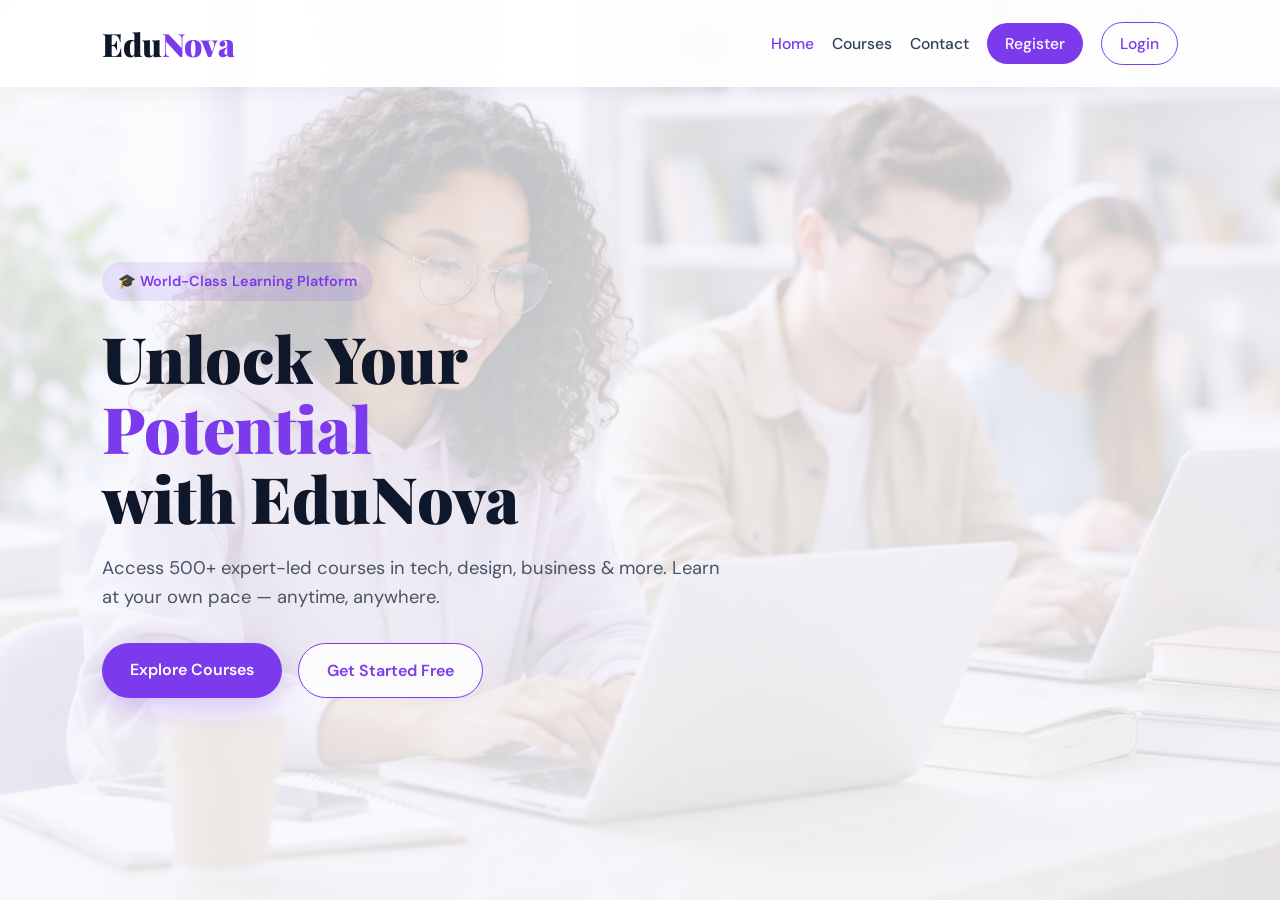
<file: index.html>
<!DOCTYPE html>
<html lang="en">
<head>
  <meta charset="UTF-8" />
  <meta name="viewport" content="width=device-width, initial-scale=1.0"/>
  <title>EduNova — Learn Without Limits</title>
  <link rel="stylesheet" href="styles.css" />
  <link href="https://fonts.googleapis.com/css2?family=Playfair+Display:wght@700;900&family=DM+Sans:wght@300;400;500;600&display=swap" rel="stylesheet"/>
</head>
<body>
  <nav class="navbar">
    <div class="nav-logo">Edu<span>Nova</span></div>

    <ul class="nav-links" id="navLinks">
      <li><a href="index.html" class="active">Home</a></li>
      <li><a href="courses.html">Courses</a></li>
      <li><a href="contact.html">Contact</a></li>
      <li><a href="register.html" class="btn-nav">Register</a></li>
      <li><a href="login.html" class="btn-nav btn-outline">Login</a></li>
    </ul>

    <div class="hamburger" onclick="toggleMenu()">&#9776;</div>
  </nav>

  <!-- HERO SECTION -->
  <section class="hero">
    <div class="hero-overlay"></div>

    <div class="hero-content">
      <p class="hero-tag">🎓 World-Class Learning Platform</p>
      <h1>Unlock Your<br><span class="highlight">Potential</span><br>with EduNova</h1>
      <p class="hero-sub">
        Access 500+ expert-led courses in tech, design, business & more.
        Learn at your own pace — anytime, anywhere.
      </p>

      <div class="hero-cta">
        <a href="courses.html" class="btn-primary">Explore Courses</a>
        <a href="register.html" class="btn-secondary">Get Started Free</a>
      </div>
    </div>
  </section>

  <script>
    function toggleMenu() {
      document.getElementById("navLinks").classList.toggle("open");
    }
  </script>
</body>
</html>
</file>
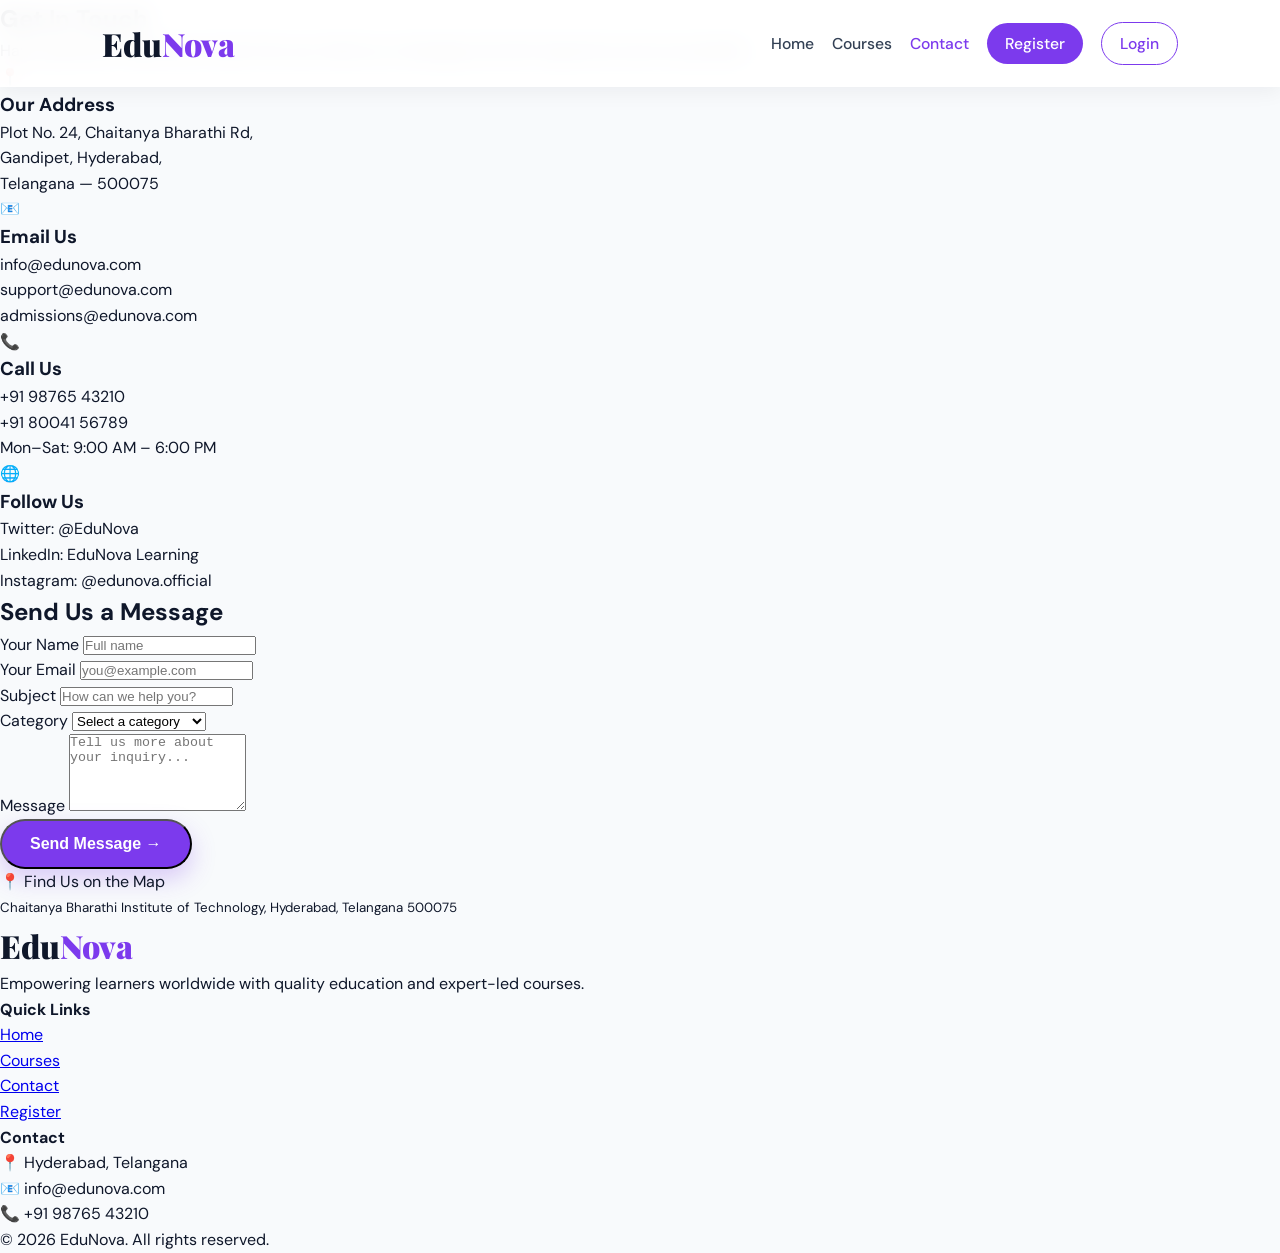
<file: contact.html>
<!DOCTYPE html>
<html lang="en">
<head>
  <meta charset="UTF-8"/>
  <meta name="viewport" content="width=device-width, initial-scale=1.0"/>
  <title>Contact — EduNova</title>
  <link rel="stylesheet" href="styles.css"/>
  <link href="https://fonts.googleapis.com/css2?family=Playfair+Display:wght@700;900&family=DM+Sans:wght@300;400;500;600&display=swap" rel="stylesheet"/>
</head>
<body>

  <nav class="navbar">
    <div class="nav-logo">Edu<span>Nova</span></div>
    <ul class="nav-links">
      <li><a href="index.html">Home</a></li>
      <li><a href="courses.html">Courses</a></li>
      <li><a href="contact.html" class="active">Contact</a></li>
      <li><a href="register.html" class="btn-nav">Register</a></li>
      <li><a href="login.html" class="btn-nav btn-outline">Login</a></li>
    </ul>
    <div class="hamburger" onclick="toggleMenu()">&#9776;</div>
  </nav>

  <section class="page-hero">
    <h1>Get In <span>Touch</span></h1>
    <p>Have questions? We'd love to hear from you. Send us a message and we'll respond as soon as possible.</p>
  </section>

  <section class="contact-section">

    <!-- CONTACT INFO CARDS -->
    <div class="contact-info-grid">
      <div class="contact-info-card">
        <div class="contact-icon">📍</div>
        <h3>Our Address</h3>
        <p>Plot No. 24, Chaitanya Bharathi Rd,<br/>Gandipet, Hyderabad,<br/>Telangana — 500075</p>
      </div>
      <div class="contact-info-card">
        <div class="contact-icon">📧</div>
        <h3>Email Us</h3>
        <p>info@edunova.com</p>
        <p>support@edunova.com</p>
        <p>admissions@edunova.com</p>
      </div>
      <div class="contact-info-card">
        <div class="contact-icon">📞</div>
        <h3>Call Us</h3>
        <p>+91 98765 43210</p>
        <p>+91 80041 56789</p>
        <p>Mon–Sat: 9:00 AM – 6:00 PM</p>
      </div>
      <div class="contact-info-card">
        <div class="contact-icon">🌐</div>
        <h3>Follow Us</h3>
        <p>Twitter: @EduNova</p>
        <p>LinkedIn: EduNova Learning</p>
        <p>Instagram: @edunova.official</p>
      </div>
    </div>

    <!-- CONTACT FORM -->
    <div class="contact-form-wrapper">
      <h2>Send Us a <span>Message</span></h2>

      <div id="contact-success" class="success-banner" style="display:none;">
        ✅ Message sent successfully! We'll get back to you within 24 hours.
      </div>

      <form id="contactForm" novalidate>
        <div class="form-row">
          <div class="form-group">
            <label for="c-name">Your Name</label>
            <input type="text" id="c-name" placeholder="Full name"/>
            <span class="error" id="err-c-name"></span>
          </div>
          <div class="form-group">
            <label for="c-email">Your Email</label>
            <input type="email" id="c-email" placeholder="you@example.com"/>
            <span class="error" id="err-c-email"></span>
          </div>
        </div>

        <div class="form-group">
          <label for="c-subject">Subject</label>
          <input type="text" id="c-subject" placeholder="How can we help you?"/>
          <span class="error" id="err-c-subject"></span>
        </div>

        <div class="form-group">
          <label for="c-category">Category</label>
          <select id="c-category">
            <option value="">Select a category</option>
            <option value="course">Course Inquiry</option>
            <option value="technical">Technical Support</option>
            <option value="billing">Billing & Payments</option>
            <option value="partnership">Partnership</option>
            <option value="other">Other</option>
          </select>
          <span class="error" id="err-c-category"></span>
        </div>

        <div class="form-group">
          <label for="c-message">Message</label>
          <textarea id="c-message" rows="5" placeholder="Tell us more about your inquiry..."></textarea>
          <span class="error" id="err-c-message"></span>
        </div>

        <button type="button" class="btn-primary" onclick="submitContact()">Send Message →</button>
      </form>
    </div>

  </section>

  <!-- MAP PLACEHOLDER -->
  <section class="map-section">
    <div class="map-placeholder">
      <p>📍 Find Us on the Map</p>
      <small>Chaitanya Bharathi Institute of Technology, Hyderabad, Telangana 500075</small>
    </div>
  </section>

  <footer class="footer">
    <div class="footer-grid">
      <div class="footer-brand">
        <div class="nav-logo">Edu<span>Nova</span></div>
        <p>Empowering learners worldwide with quality education and expert-led courses.</p>
      </div>
      <div class="footer-links">
        <h4>Quick Links</h4>
        <ul>
          <li><a href="index.html">Home</a></li>
          <li><a href="courses.html">Courses</a></li>
          <li><a href="contact.html">Contact</a></li>
          <li><a href="register.html">Register</a></li>
        </ul>
      </div>
      <div class="footer-contact">
        <h4>Contact</h4>
        <p>📍 Hyderabad, Telangana</p>
        <p>📧 info@edunova.com</p>
        <p>📞 +91 98765 43210</p>
      </div>
    </div>
    <div class="footer-bottom">
      <p>&copy; 2026 EduNova. All rights reserved.</p>
    </div>
  </footer>

  <script>
    function toggleMenu() {
      document.querySelector('.nav-links').classList.toggle('open');
    }

    function clearContactErrors() {
      document.querySelectorAll('.error').forEach(e => e.textContent = '');
      document.querySelectorAll('input, textarea, select').forEach(i => i.classList.remove('input-error'));
    }

    function setContactError(id, msg, inputId) {
      document.getElementById(id).textContent = msg;
      if (inputId) document.getElementById(inputId).classList.add('input-error');
    }

    function submitContact() {
      clearContactErrors();
      let valid = true;

      const name = document.getElementById('c-name').value.trim();
      const email = document.getElementById('c-email').value.trim();
      const subject = document.getElementById('c-subject').value.trim();
      const category = document.getElementById('c-category').value;
      const message = document.getElementById('c-message').value.trim();

      if (!name || name.length < 2) {
        setContactError('err-c-name', 'Please enter your name.', 'c-name');
        valid = false;
      }

      const emailRegex = /^[^\s@]+@[^\s@]+\.[^\s@]+$/;
      if (!email || !emailRegex.test(email)) {
        setContactError('err-c-email', 'Please enter a valid email.', 'c-email');
        valid = false;
      }

      if (!subject || subject.length < 5) {
        setContactError('err-c-subject', 'Subject must be at least 5 characters.', 'c-subject');
        valid = false;
      }

      if (!category) {
        setContactError('err-c-category', 'Please select a category.', 'c-category');
        valid = false;
      }

      if (!message || message.length < 20) {
        setContactError('err-c-message', 'Message must be at least 20 characters.', 'c-message');
        valid = false;
      }

      if (valid) {
        document.getElementById('contact-success').style.display = 'block';
        document.getElementById('contactForm').reset();
        window.scrollTo({ top: 0, behavior: 'smooth' });
      }
    }
  </script>
</body>
</html>
</file>
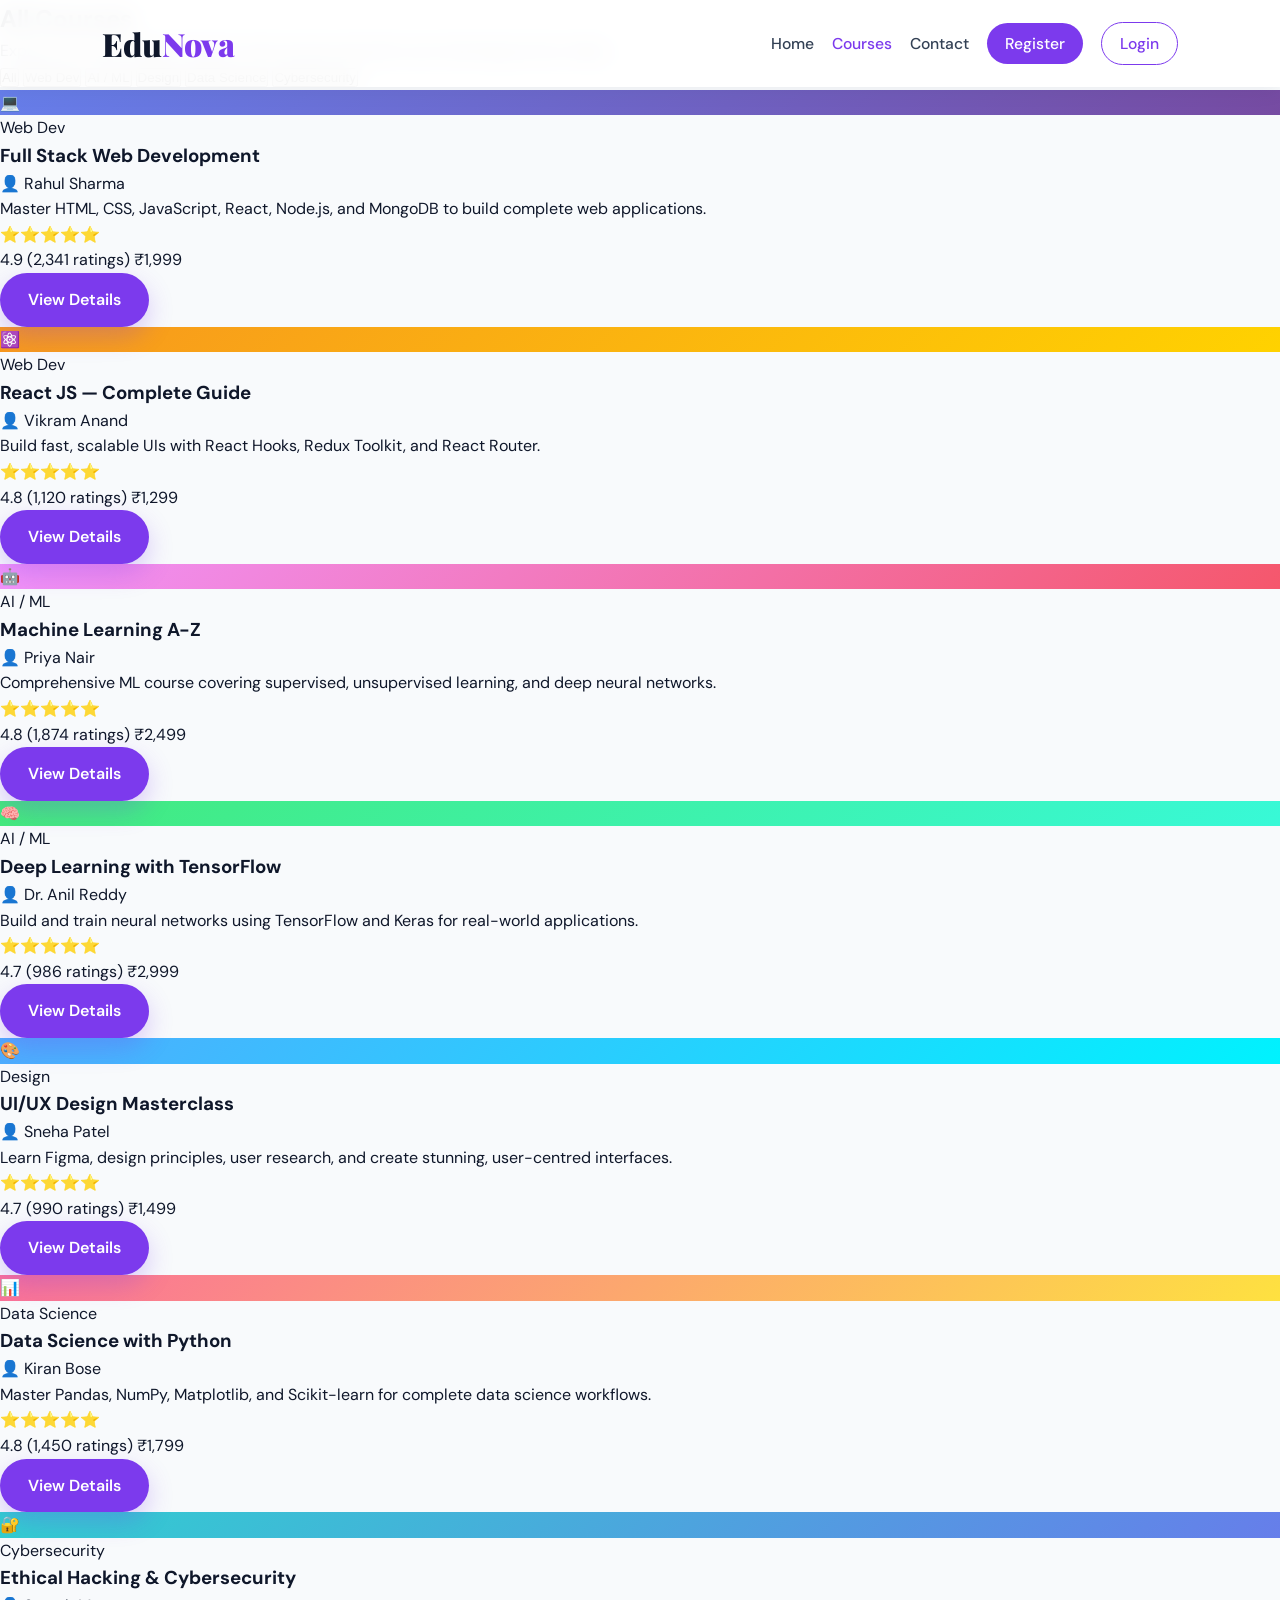
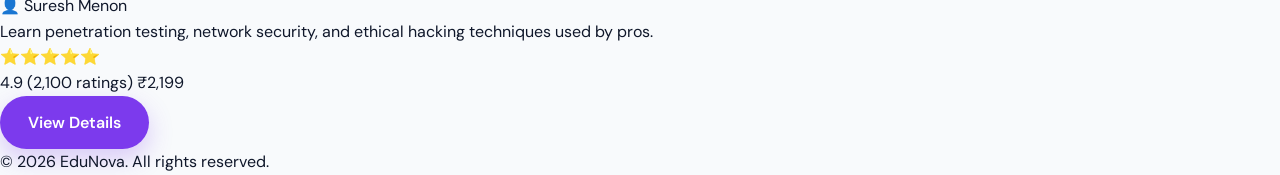
<file: course1.html>
<!DOCTYPE html>
<html lang="en">
<head>
  <meta charset="UTF-8" />
  <meta name="viewport" content="width=device-width, initial-scale=1.0"/>
  <title>Courses — EduNova</title>
  <link rel="stylesheet" href="styles.css" />
  <link href="https://fonts.googleapis.com/css2?family=Playfair+Display:wght@700;900&family=DM+Sans:wght@300;400;500;600&display=swap" rel="stylesheet"/>
</head>
<body>

  <nav class="navbar">
    <div class="nav-logo">Edu<span>Nova</span></div>
    <ul class="nav-links">
      <li><a href="index.html">Home</a></li>
      <li><a href="courses.html" class="active">Courses</a></li>
      <li><a href="contact.html">Contact</a></li>
      <li><a href="register.html" class="btn-nav">Register</a></li>
      <li><a href="login.html" class="btn-nav btn-outline">Login</a></li>
    </ul>
    <div class="hamburger" onclick="toggleMenu()">&#9776;</div>
  </nav>

  <section class="page-hero">
    <h1>All <span>Courses</span></h1>
    <p>Explore our wide range of expert-led courses and start your learning journey today.</p>
  </section>

  <!-- FILTERS -->
  <section class="courses-page">
    <div class="filter-bar">
      <button class="filter-btn active" onclick="filterCourses('all', this)">All</button>
      <button class="filter-btn" onclick="filterCourses('webdev', this)">Web Dev</button>
      <button class="filter-btn" onclick="filterCourses('aiml', this)">AI / ML</button>
      <button class="filter-btn" onclick="filterCourses('design', this)">Design</button>
      <button class="filter-btn" onclick="filterCourses('data', this)">Data Science</button>
      <button class="filter-btn" onclick="filterCourses('cyber', this)">Cybersecurity</button>
    </div>

    <div class="courses-grid" id="coursesGrid">

      <!-- Web Dev -->
      <div class="course-card big" data-cat="webdev">
        <div class="course-thumb" style="background: linear-gradient(135deg,#667eea,#764ba2);">
          <span>💻</span>
        </div>
        <div class="course-info">
          <span class="course-category">Web Dev</span>
          <h3>Full Stack Web Development</h3>
          <p class="instructor">👤 Rahul Sharma</p>
          <p class="course-desc">Master HTML, CSS, JavaScript, React, Node.js, and MongoDB to build complete web applications.</p>
          <div class="stars">⭐⭐⭐⭐⭐</div>
          <div class="course-meta">
            <span class="rating">4.9 (2,341 ratings)</span>
            <span class="price">₹1,999</span>
          </div>
          <a href="course-details.html" class="btn-primary btn-sm">View Details</a>
        </div>
      </div>

      <div class="course-card big" data-cat="webdev">
        <div class="course-thumb" style="background: linear-gradient(135deg,#f7971e,#ffd200);">
          <span>⚛️</span>
        </div>
        <div class="course-info">
          <span class="course-category">Web Dev</span>
          <h3>React JS — Complete Guide</h3>
          <p class="instructor">👤 Vikram Anand</p>
          <p class="course-desc">Build fast, scalable UIs with React Hooks, Redux Toolkit, and React Router.</p>
          <div class="stars">⭐⭐⭐⭐⭐</div>
          <div class="course-meta">
            <span class="rating">4.8 (1,120 ratings)</span>
            <span class="price">₹1,299</span>
          </div>
          <a href="course-details.html" class="btn-primary btn-sm">View Details</a>
        </div>
      </div>

      <!-- AI/ML -->
      <div class="course-card big" data-cat="aiml">
        <div class="course-thumb" style="background: linear-gradient(135deg,#f093fb,#f5576c);">
          <span>🤖</span>
        </div>
        <div class="course-info">
          <span class="course-category">AI / ML</span>
          <h3>Machine Learning A-Z</h3>
          <p class="instructor">👤 Priya Nair</p>
          <p class="course-desc">Comprehensive ML course covering supervised, unsupervised learning, and deep neural networks.</p>
          <div class="stars">⭐⭐⭐⭐⭐</div>
          <div class="course-meta">
            <span class="rating">4.8 (1,874 ratings)</span>
            <span class="price">₹2,499</span>
          </div>
          <a href="course-details.html" class="btn-primary btn-sm">View Details</a>
        </div>
      </div>

      <div class="course-card big" data-cat="aiml">
        <div class="course-thumb" style="background: linear-gradient(135deg,#43e97b,#38f9d7);">
          <span>🧠</span>
        </div>
        <div class="course-info">
          <span class="course-category">AI / ML</span>
          <h3>Deep Learning with TensorFlow</h3>
          <p class="instructor">👤 Dr. Anil Reddy</p>
          <p class="course-desc">Build and train neural networks using TensorFlow and Keras for real-world applications.</p>
          <div class="stars">⭐⭐⭐⭐⭐</div>
          <div class="course-meta">
            <span class="rating">4.7 (986 ratings)</span>
            <span class="price">₹2,999</span>
          </div>
          <a href="course-details.html" class="btn-primary btn-sm">View Details</a>
        </div>
      </div>

      <!-- Design -->
      <div class="course-card big" data-cat="design">
        <div class="course-thumb" style="background: linear-gradient(135deg,#4facfe,#00f2fe);">
          <span>🎨</span>
        </div>
        <div class="course-info">
          <span class="course-category">Design</span>
          <h3>UI/UX Design Masterclass</h3>
          <p class="instructor">👤 Sneha Patel</p>
          <p class="course-desc">Learn Figma, design principles, user research, and create stunning, user-centred interfaces.</p>
          <div class="stars">⭐⭐⭐⭐⭐</div>
          <div class="course-meta">
            <span class="rating">4.7 (990 ratings)</span>
            <span class="price">₹1,499</span>
          </div>
          <a href="course-details.html" class="btn-primary btn-sm">View Details</a>
        </div>
      </div>

      <!-- Data Science -->
      <div class="course-card big" data-cat="data">
        <div class="course-thumb" style="background: linear-gradient(135deg,#fa709a,#fee140);">
          <span>📊</span>
        </div>
        <div class="course-info">
          <span class="course-category">Data Science</span>
          <h3>Data Science with Python</h3>
          <p class="instructor">👤 Kiran Bose</p>
          <p class="course-desc">Master Pandas, NumPy, Matplotlib, and Scikit-learn for complete data science workflows.</p>
          <div class="stars">⭐⭐⭐⭐⭐</div>
          <div class="course-meta">
            <span class="rating">4.8 (1,450 ratings)</span>
            <span class="price">₹1,799</span>
          </div>
          <a href="course-details.html" class="btn-primary btn-sm">View Details</a>
        </div>
      </div>

      <!-- Cyber -->
      <div class="course-card big" data-cat="cyber">
        <div class="course-thumb" style="background: linear-gradient(135deg,#30cfd0,#667eea);">
          <span>🔐</span>
        </div>
        <div class="course-info">
          <span class="course-category">Cybersecurity</span>
          <h3>Ethical Hacking & Cybersecurity</h3>
          <p class="instructor">👤 Suresh Menon</p>
          <p class="course-desc">Learn penetration testing, network security, and ethical hacking techniques used by pros.</p>
          <div class="stars">⭐⭐⭐⭐⭐</div>
          <div class="course-meta">
            <span class="rating">4.9 (2,100 ratings)</span>
            <span class="price">₹2,199</span>
          </div>
          <a href="course-details.html" class="btn-primary btn-sm">View Details</a>
        </div>
      </div>

    </div>
  </section>

  <footer class="footer">
    <div class="footer-bottom">
      <p>&copy; 2026 EduNova. All rights reserved.</p>
    </div>
  </footer>

  <script>
    function toggleMenu() {
      document.querySelector('.nav-links').classList.toggle('open');
    }
    function filterCourses(cat, btn) {
      document.querySelectorAll('.filter-btn').forEach(b => b.classList.remove('active'));
      btn.classList.add('active');
      document.querySelectorAll('.course-card.big').forEach(card => {
        if (cat === 'all' || card.dataset.cat === cat) {
          card.style.display = 'block';
        } else {
          card.style.display = 'none';
        }
      });
    }
  </script>
</body>
</html>
</file>
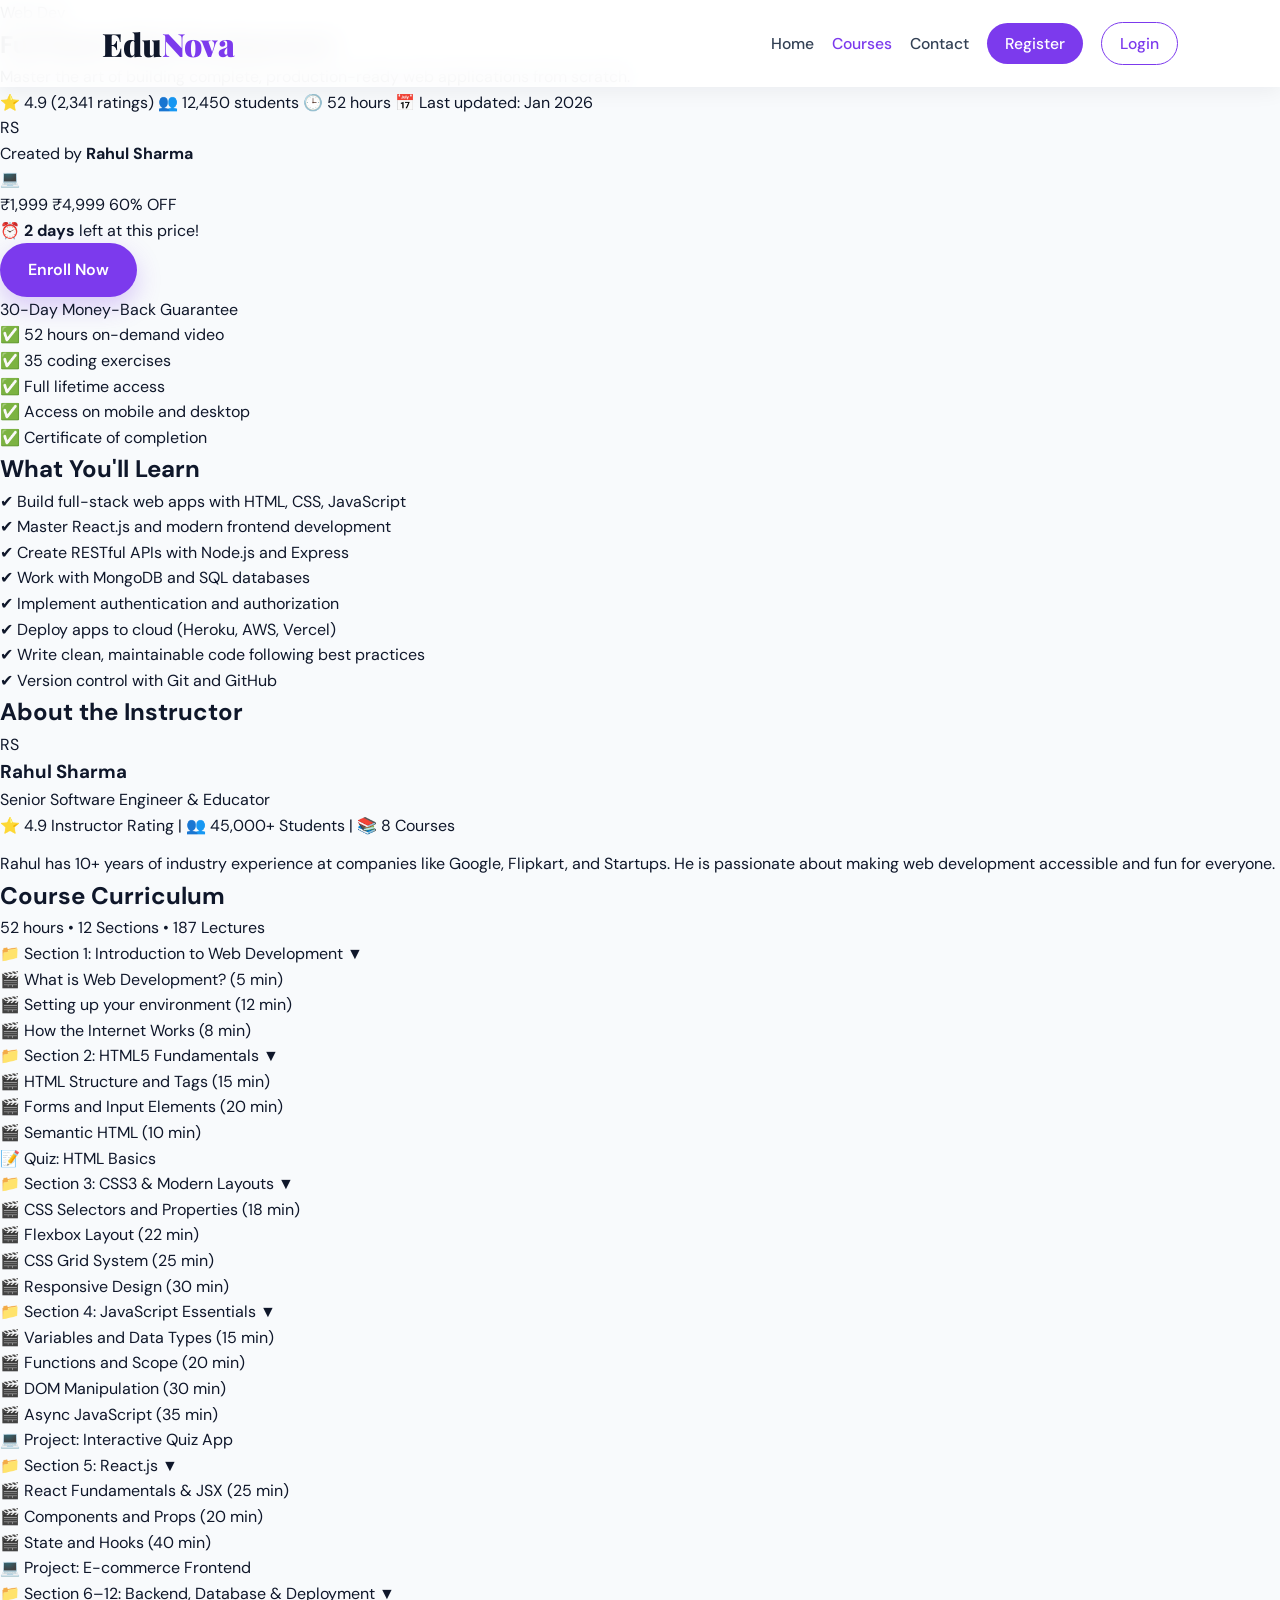
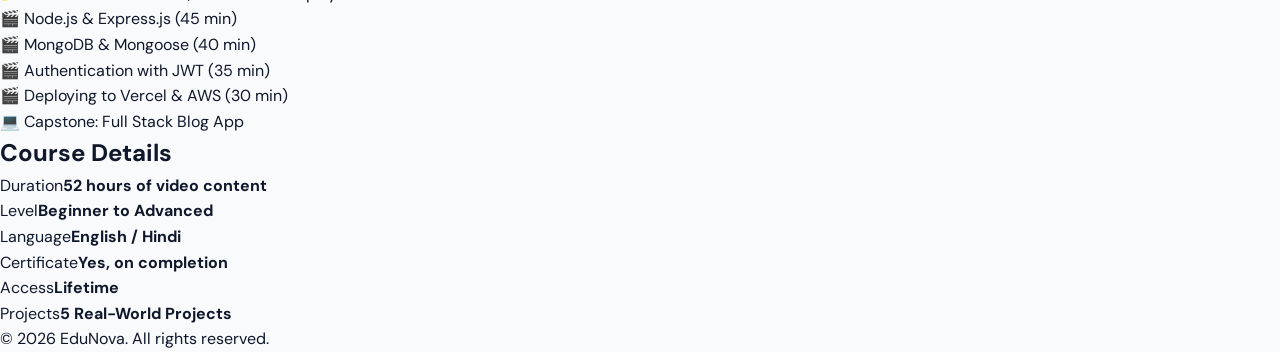
<file: coursedetails.html>
<!DOCTYPE html>
<html lang="en">
<head>
  <meta charset="UTF-8"/>
  <meta name="viewport" content="width=device-width, initial-scale=1.0"/>
  <title>Course Details — EduNova</title>
  <link rel="stylesheet" href="styles.css"/>
  <link href="https://fonts.googleapis.com/css2?family=Playfair+Display:wght@700;900&family=DM+Sans:wght@300;400;500;600&display=swap" rel="stylesheet"/>
</head>
<body>

  <nav class="navbar">
    <div class="nav-logo">Edu<span>Nova</span></div>
    <ul class="nav-links">
      <li><a href="index.html">Home</a></li>
      <li><a href="courses.html" class="active">Courses</a></li>
      <li><a href="contact.html">Contact</a></li>
      <li><a href="register.html" class="btn-nav">Register</a></li>
      <li><a href="login.html" class="btn-nav btn-outline">Login</a></li>
    </ul>
    <div class="hamburger" onclick="toggleMenu()">&#9776;</div>
  </nav>

  <section class="course-detail-hero">
    <div class="detail-hero-content">
      <span class="course-category">Web Dev</span>
      <h1>Full Stack Web Development</h1>
      <p class="course-tagline">Master the art of building complete, production-ready web applications from scratch.</p>
      <div class="detail-meta">
        <span>⭐ 4.9</span>
        <span>(2,341 ratings)</span>
        <span>👥 12,450 students</span>
        <span>🕒 52 hours</span>
        <span>📅 Last updated: Jan 2026</span>
      </div>
      <div class="detail-instructor-tag">
        <div class="avatar-sm">RS</div>
        <span>Created by <strong>Rahul Sharma</strong></span>
      </div>
    </div>
    <div class="enroll-card">
      <div class="course-preview-icon">💻</div>
      <div class="price-block">
        <span class="price-big">₹1,999</span>
        <span class="price-original">₹4,999</span>
        <span class="discount-tag">60% OFF</span>
      </div>
      <p class="offer-timer">⏰ <strong>2 days</strong> left at this price!</p>
      <a href="register.html" class="btn-primary btn-block" onclick="enrollNow()">Enroll Now</a>
      <p class="money-back">30-Day Money-Back Guarantee</p>
      <ul class="course-includes">
        <li>✅ 52 hours on-demand video</li>
        <li>✅ 35 coding exercises</li>
        <li>✅ Full lifetime access</li>
        <li>✅ Access on mobile and desktop</li>
        <li>✅ Certificate of completion</li>
      </ul>
    </div>
  </section>

  <!-- COURSE DESCRIPTION -->
  <section class="course-detail-body">
    <div class="detail-main">

      <div class="detail-section">
        <h2>What You'll Learn</h2>
        <div class="learn-grid">
          <p>✔ Build full-stack web apps with HTML, CSS, JavaScript</p>
          <p>✔ Master React.js and modern frontend development</p>
          <p>✔ Create RESTful APIs with Node.js and Express</p>
          <p>✔ Work with MongoDB and SQL databases</p>
          <p>✔ Implement authentication and authorization</p>
          <p>✔ Deploy apps to cloud (Heroku, AWS, Vercel)</p>
          <p>✔ Write clean, maintainable code following best practices</p>
          <p>✔ Version control with Git and GitHub</p>
        </div>
      </div>

      <div class="detail-section">
        <h2>About the Instructor</h2>
        <div class="instructor-profile">
          <div class="avatar-lg">RS</div>
          <div>
            <h3>Rahul Sharma</h3>
            <p class="instructor-title">Senior Software Engineer & Educator</p>
            <p>⭐ 4.9 Instructor Rating | 👥 45,000+ Students | 📚 8 Courses</p>
            <p style="margin-top:0.8rem;">Rahul has 10+ years of industry experience at companies like Google, Flipkart, and Startups. He is passionate about making web development accessible and fun for everyone.</p>
          </div>
        </div>
      </div>

      <div class="detail-section">
        <h2>Course Curriculum</h2>
        <p class="curriculum-summary">52 hours • 12 Sections • 187 Lectures</p>
        <div class="curriculum">
          <div class="curriculum-item" onclick="toggleCurriculum(this)">
            <div class="curr-header">
              <span>📁 Section 1: Introduction to Web Development</span>
              <span class="curr-toggle">▼</span>
            </div>
            <ul class="curr-content">
              <li>🎬 What is Web Development? (5 min)</li>
              <li>🎬 Setting up your environment (12 min)</li>
              <li>🎬 How the Internet Works (8 min)</li>
            </ul>
          </div>
          <div class="curriculum-item" onclick="toggleCurriculum(this)">
            <div class="curr-header">
              <span>📁 Section 2: HTML5 Fundamentals</span>
              <span class="curr-toggle">▼</span>
            </div>
            <ul class="curr-content">
              <li>🎬 HTML Structure and Tags (15 min)</li>
              <li>🎬 Forms and Input Elements (20 min)</li>
              <li>🎬 Semantic HTML (10 min)</li>
              <li>📝 Quiz: HTML Basics</li>
            </ul>
          </div>
          <div class="curriculum-item" onclick="toggleCurriculum(this)">
            <div class="curr-header">
              <span>📁 Section 3: CSS3 & Modern Layouts</span>
              <span class="curr-toggle">▼</span>
            </div>
            <ul class="curr-content">
              <li>🎬 CSS Selectors and Properties (18 min)</li>
              <li>🎬 Flexbox Layout (22 min)</li>
              <li>🎬 CSS Grid System (25 min)</li>
              <li>🎬 Responsive Design (30 min)</li>
            </ul>
          </div>
          <div class="curriculum-item" onclick="toggleCurriculum(this)">
            <div class="curr-header">
              <span>📁 Section 4: JavaScript Essentials</span>
              <span class="curr-toggle">▼</span>
            </div>
            <ul class="curr-content">
              <li>🎬 Variables and Data Types (15 min)</li>
              <li>🎬 Functions and Scope (20 min)</li>
              <li>🎬 DOM Manipulation (30 min)</li>
              <li>🎬 Async JavaScript (35 min)</li>
              <li>💻 Project: Interactive Quiz App</li>
            </ul>
          </div>
          <div class="curriculum-item" onclick="toggleCurriculum(this)">
            <div class="curr-header">
              <span>📁 Section 5: React.js</span>
              <span class="curr-toggle">▼</span>
            </div>
            <ul class="curr-content">
              <li>🎬 React Fundamentals & JSX (25 min)</li>
              <li>🎬 Components and Props (20 min)</li>
              <li>🎬 State and Hooks (40 min)</li>
              <li>💻 Project: E-commerce Frontend</li>
            </ul>
          </div>
          <div class="curriculum-item" onclick="toggleCurriculum(this)">
            <div class="curr-header">
              <span>📁 Section 6–12: Backend, Database & Deployment</span>
              <span class="curr-toggle">▼</span>
            </div>
            <ul class="curr-content">
              <li>🎬 Node.js & Express.js (45 min)</li>
              <li>🎬 MongoDB & Mongoose (40 min)</li>
              <li>🎬 Authentication with JWT (35 min)</li>
              <li>🎬 Deploying to Vercel & AWS (30 min)</li>
              <li>💻 Capstone: Full Stack Blog App</li>
            </ul>
          </div>
        </div>
      </div>

      <div class="detail-section">
        <h2>Course Details</h2>
        <div class="details-table">
          <div class="detail-row"><span>Duration</span><strong>52 hours of video content</strong></div>
          <div class="detail-row"><span>Level</span><strong>Beginner to Advanced</strong></div>
          <div class="detail-row"><span>Language</span><strong>English / Hindi</strong></div>
          <div class="detail-row"><span>Certificate</span><strong>Yes, on completion</strong></div>
          <div class="detail-row"><span>Access</span><strong>Lifetime</strong></div>
          <div class="detail-row"><span>Projects</span><strong>5 Real-World Projects</strong></div>
        </div>
      </div>

    </div>
  </section>

  <footer class="footer">
    <div class="footer-bottom">
      <p>&copy; 2026 EduNova. All rights reserved.</p>
    </div>
  </footer>

  <script>
    function toggleMenu() {
      document.querySelector('.nav-links').classList.toggle('open');
    }
    function enrollNow() {
      alert('Redirecting to registration...');
    }
    function toggleCurriculum(el) {
      el.classList.toggle('open');
    }
  </script>
</body>
</html>
</file>
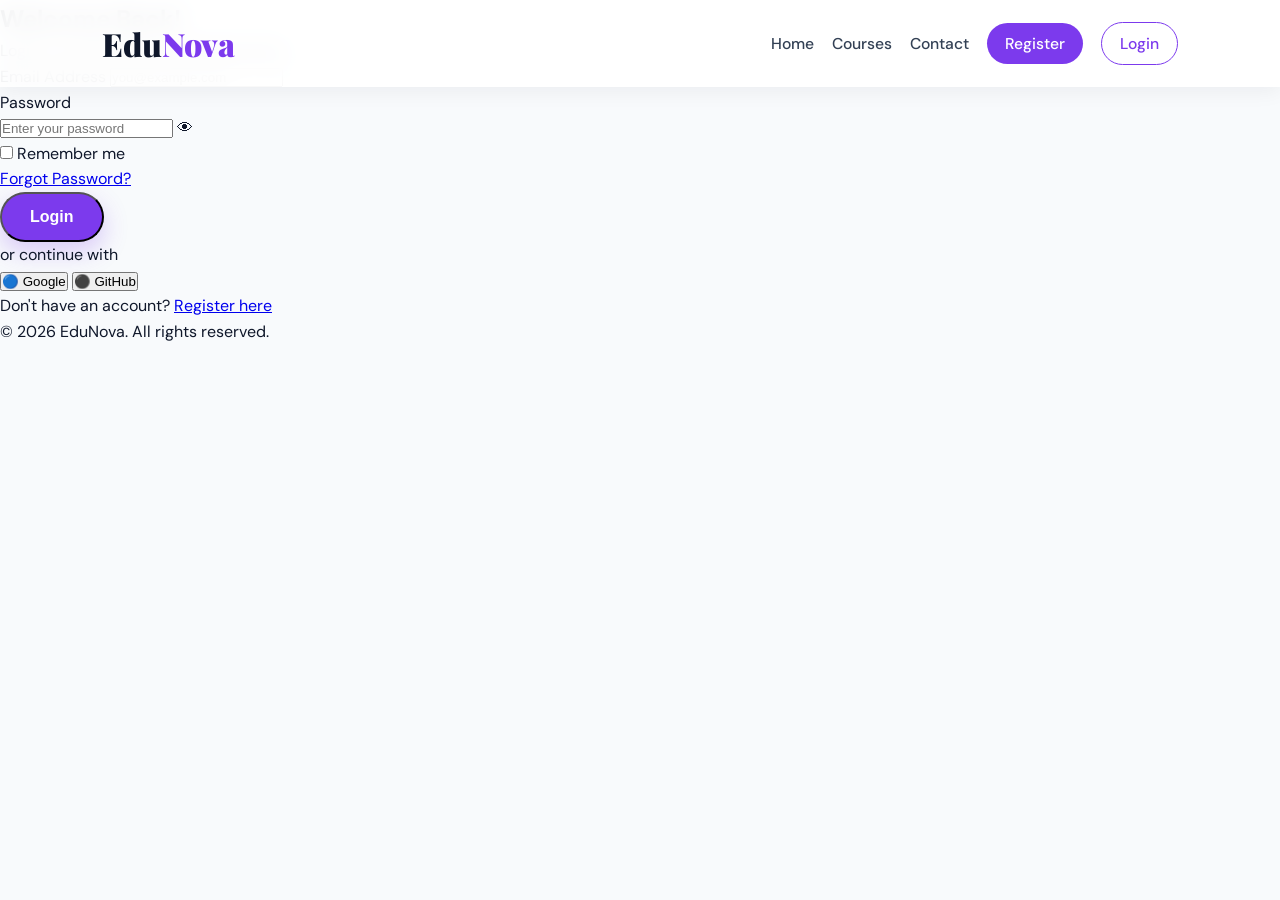
<file: login.html>
<!DOCTYPE html>
<html lang="en">
<head>
  <meta charset="UTF-8"/>
  <meta name="viewport" content="width=device-width, initial-scale=1.0"/>
  <title>Login — EduNova</title>
  <link rel="stylesheet" href="styles.css"/>
  <link href="https://fonts.googleapis.com/css2?family=Playfair+Display:wght@700;900&family=DM+Sans:wght@300;400;500;600&display=swap" rel="stylesheet"/>
</head>
<body>

  <nav class="navbar">
    <div class="nav-logo">Edu<span>Nova</span></div>
    <ul class="nav-links">
      <li><a href="index.html">Home</a></li>
      <li><a href="courses.html">Courses</a></li>
      <li><a href="contact.html">Contact</a></li>
      <li><a href="register.html" class="btn-nav">Register</a></li>
      <li><a href="login.html" class="btn-nav btn-outline active">Login</a></li>
    </ul>
    <div class="hamburger" onclick="toggleMenu()">&#9776;</div>
  </nav>

  <section class="auth-section">
    <div class="auth-card">
      <div class="auth-header">
        <h2>Welcome Back!</h2>
        <p>Login to continue your learning journey.</p>
      </div>

      <div id="loginSuccessMsg" class="success-banner" style="display:none;">
        ✅ Login successful! Redirecting to your dashboard...
      </div>
      <div id="loginErrorMsg" class="error-banner" style="display:none;">
        ❌ Invalid email or password. Please try again.
      </div>

      <form id="loginForm" novalidate>
        <div class="form-group">
          <label for="login-email">Email Address</label>
          <input type="email" id="login-email" placeholder="you@example.com"/>
          <span class="error" id="err-login-email"></span>
        </div>

        <div class="form-group">
          <label for="login-pass">Password</label>
          <div class="input-eye">
            <input type="password" id="login-pass" placeholder="Enter your password"/>
            <span class="eye-toggle" onclick="togglePass('login-pass', this)">👁</span>
          </div>
          <span class="error" id="err-login-pass"></span>
        </div>

        <div class="form-group checkbox-group remember-row">
          <div>
            <input type="checkbox" id="remember-me"/>
            <label for="remember-me">Remember me</label>
          </div>
          <a href="#" class="forgot-link">Forgot Password?</a>
        </div>

        <button type="button" class="btn-primary btn-block" onclick="validateLogin()">Login</button>
      </form>

      <div class="divider"><span>or continue with</span></div>
      <div class="social-btns">
        <button class="social-btn" onclick="alert('Google login not implemented in static demo.')">🔵 Google</button>
        <button class="social-btn" onclick="alert('GitHub login not implemented in static demo.')">⚫ GitHub</button>
      </div>

      <p class="auth-switch">Don't have an account? <a href="register.html">Register here</a></p>
    </div>
  </section>

  <footer class="footer">
    <div class="footer-bottom">
      <p>&copy; 2026 EduNova. All rights reserved.</p>
    </div>
  </footer>

  <script>
    function toggleMenu() {
      document.querySelector('.nav-links').classList.toggle('open');
    }

    function togglePass(id, icon) {
      const input = document.getElementById(id);
      input.type = input.type === 'password' ? 'text' : 'password';
      icon.textContent = input.type === 'password' ? '👁' : '🙈';
    }

    function clearErrors() {
      document.querySelectorAll('.error').forEach(e => e.textContent = '');
      document.querySelectorAll('input').forEach(i => i.classList.remove('input-error'));
      document.getElementById('loginErrorMsg').style.display = 'none';
      document.getElementById('loginSuccessMsg').style.display = 'none';
    }

    function setError(id, msg, inputId) {
      document.getElementById(id).textContent = msg;
      if (inputId) document.getElementById(inputId).classList.add('input-error');
    }

    function validateLogin() {
      clearErrors();
      let valid = true;

      const email = document.getElementById('login-email').value.trim();
      const pass = document.getElementById('login-pass').value;

      const emailRegex = /^[^\s@]+@[^\s@]+\.[^\s@]+$/;
      if (!email || !emailRegex.test(email)) {
        setError('err-login-email', 'Please enter a valid email address.', 'login-email');
        valid = false;
      }

      if (!pass || pass.length < 6) {
        setError('err-login-pass', 'Password must be at least 6 characters.', 'login-pass');
        valid = false;
      }

      if (valid) {
        // Demo: Accept any valid format credentials
        document.getElementById('loginSuccessMsg').style.display = 'block';
        document.getElementById('loginForm').reset();
        setTimeout(() => {
          window.location.href = 'index.html';
        }, 2000);
      }
    }
  </script>
</body>
</html>
</file>
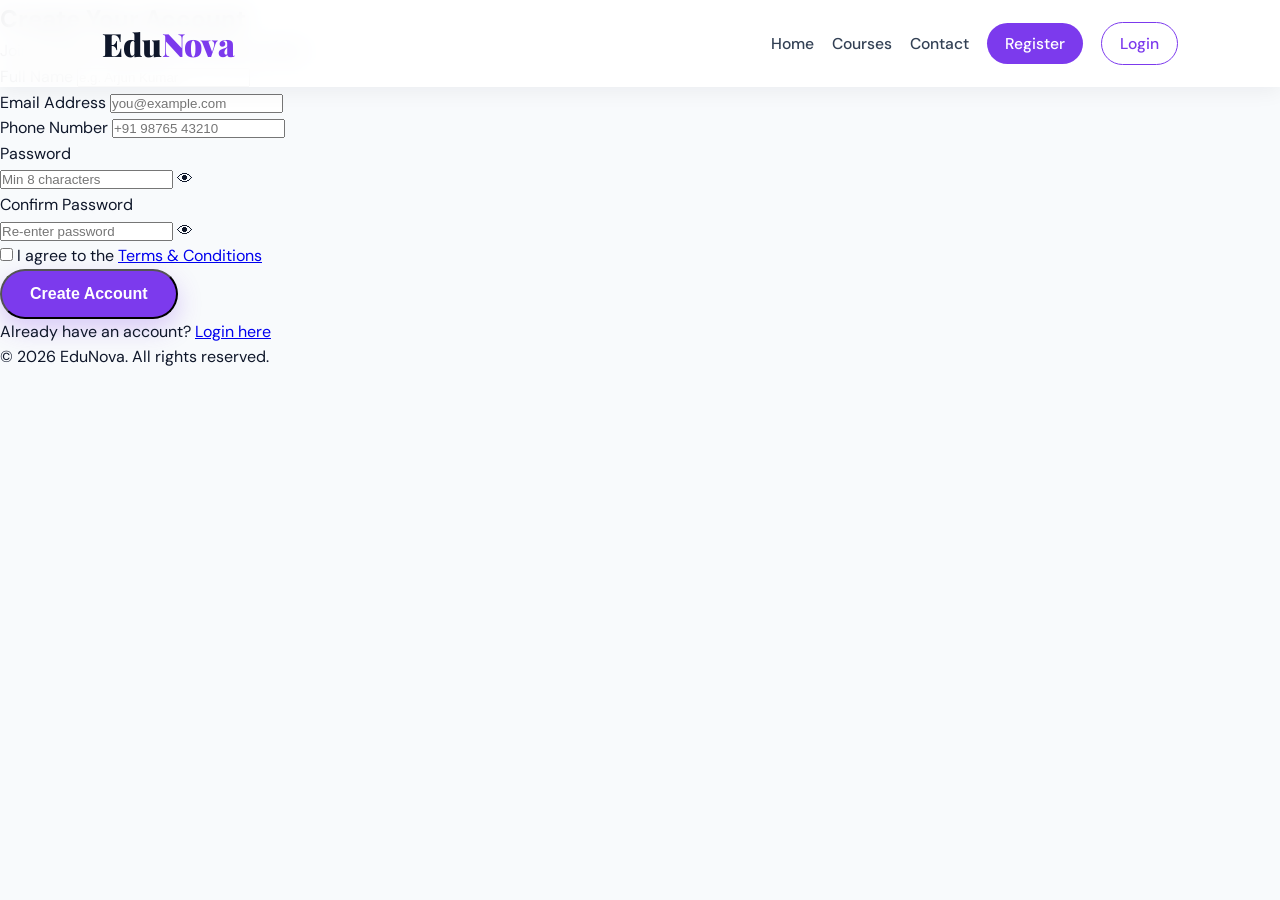
<file: register.html>
<!DOCTYPE html>
<html lang="en">
<head>
  <meta charset="UTF-8"/>
  <meta name="viewport" content="width=device-width, initial-scale=1.0"/>
  <title>Register — EduNova</title>
  <link rel="stylesheet" href="styles.css"/>
  <link href="https://fonts.googleapis.com/css2?family=Playfair+Display:wght@700;900&family=DM+Sans:wght@300;400;500;600&display=swap" rel="stylesheet"/>
</head>
<body>

  <nav class="navbar">
    <div class="nav-logo">Edu<span>Nova</span></div>
    <ul class="nav-links">
      <li><a href="index.html">Home</a></li>
      <li><a href="courses.html">Courses</a></li>
      <li><a href="contact.html">Contact</a></li>
      <li><a href="register.html" class="btn-nav active">Register</a></li>
      <li><a href="login.html" class="btn-nav btn-outline">Login</a></li>
    </ul>
    <div class="hamburger" onclick="toggleMenu()">&#9776;</div>
  </nav>

  <section class="auth-section">
    <div class="auth-card">
      <div class="auth-header">
        <h2>Create Your Account</h2>
        <p>Join 50,000+ learners on EduNova today!</p>
      </div>

      <div id="successMsg" class="success-banner" style="display:none;">
        ✅ Registration successful! Welcome to EduNova!
      </div>

      <form id="registerForm" novalidate>
        <div class="form-group">
          <label for="reg-name">Full Name</label>
          <input type="text" id="reg-name" placeholder="e.g. Arjun Kumar" />
          <span class="error" id="err-name"></span>
        </div>

        <div class="form-group">
          <label for="reg-email">Email Address</label>
          <input type="email" id="reg-email" placeholder="you@example.com" />
          <span class="error" id="err-email"></span>
        </div>

        <div class="form-group">
          <label for="reg-phone">Phone Number</label>
          <input type="tel" id="reg-phone" placeholder="+91 98765 43210" />
          <span class="error" id="err-phone"></span>
        </div>

        <div class="form-group">
          <label for="reg-pass">Password</label>
          <div class="input-eye">
            <input type="password" id="reg-pass" placeholder="Min 8 characters" />
            <span class="eye-toggle" onclick="togglePass('reg-pass', this)">👁</span>
          </div>
          <div class="password-strength" id="strength-bar">
            <div class="strength-fill" id="strength-fill"></div>
          </div>
          <small id="strength-label"></small>
          <span class="error" id="err-pass"></span>
        </div>

        <div class="form-group">
          <label for="reg-confirm">Confirm Password</label>
          <div class="input-eye">
            <input type="password" id="reg-confirm" placeholder="Re-enter password" />
            <span class="eye-toggle" onclick="togglePass('reg-confirm', this)">👁</span>
          </div>
          <span class="error" id="err-confirm"></span>
        </div>

        <div class="form-group checkbox-group">
          <input type="checkbox" id="reg-terms" />
          <label for="reg-terms">I agree to the <a href="#">Terms & Conditions</a></label>
          <span class="error" id="err-terms"></span>
        </div>

        <button type="button" class="btn-primary btn-block" onclick="validateRegister()">Create Account</button>
      </form>

      <p class="auth-switch">Already have an account? <a href="login.html">Login here</a></p>
    </div>
  </section>

  <footer class="footer">
    <div class="footer-bottom">
      <p>&copy; 2026 EduNova. All rights reserved.</p>
    </div>
  </footer>

  <script>
    function toggleMenu() {
      document.querySelector('.nav-links').classList.toggle('open');
    }

    function togglePass(id, icon) {
      const input = document.getElementById(id);
      if (input.type === 'password') {
        input.type = 'text';
        icon.textContent = '🙈';
      } else {
        input.type = 'password';
        icon.textContent = '👁';
      }
    }

    document.getElementById('reg-pass').addEventListener('input', function () {
      const val = this.value;
      const fill = document.getElementById('strength-fill');
      const label = document.getElementById('strength-label');
      let strength = 0;
      if (val.length >= 8) strength++;
      if (/[A-Z]/.test(val)) strength++;
      if (/[0-9]/.test(val)) strength++;
      if (/[^A-Za-z0-9]/.test(val)) strength++;

      const levels = ['', 'Weak', 'Fair', 'Good', 'Strong'];
      const colors = ['', '#e74c3c', '#f39c12', '#3498db', '#2ecc71'];
      fill.style.width = (strength * 25) + '%';
      fill.style.background = colors[strength];
      label.textContent = strength > 0 ? levels[strength] : '';
    });

    function clearErrors() {
      document.querySelectorAll('.error').forEach(e => e.textContent = '');
      document.querySelectorAll('input').forEach(i => i.classList.remove('input-error'));
    }

    function setError(id, msg, inputId) {
      document.getElementById(id).textContent = msg;
      if (inputId) document.getElementById(inputId).classList.add('input-error');
    }

    function validateRegister() {
      clearErrors();
      let valid = true;

      const name = document.getElementById('reg-name').value.trim();
      const email = document.getElementById('reg-email').value.trim();
      const phone = document.getElementById('reg-phone').value.trim();
      const pass = document.getElementById('reg-pass').value;
      const confirm = document.getElementById('reg-confirm').value;
      const terms = document.getElementById('reg-terms').checked;

      if (!name || name.length < 3) {
        setError('err-name', 'Full name must be at least 3 characters.', 'reg-name');
        valid = false;
      }

      const emailRegex = /^[^\s@]+@[^\s@]+\.[^\s@]+$/;
      if (!email || !emailRegex.test(email)) {
        setError('err-email', 'Please enter a valid email address.', 'reg-email');
        valid = false;
      }

      const phoneRegex = /^[+]?[\d\s\-]{10,15}$/;
      if (!phone || !phoneRegex.test(phone)) {
        setError('err-phone', 'Please enter a valid phone number (10–15 digits).', 'reg-phone');
        valid = false;
      }

      if (!pass || pass.length < 8) {
        setError('err-pass', 'Password must be at least 8 characters.', 'reg-pass');
        valid = false;
      } else if (!/[A-Z]/.test(pass)) {
        setError('err-pass', 'Password must contain at least one uppercase letter.', 'reg-pass');
        valid = false;
      } else if (!/[0-9]/.test(pass)) {
        setError('err-pass', 'Password must contain at least one number.', 'reg-pass');
        valid = false;
      }

      if (pass !== confirm) {
        setError('err-confirm', 'Passwords do not match.', 'reg-confirm');
        valid = false;
      }

      if (!terms) {
        setError('err-terms', 'You must accept the Terms & Conditions.', null);
        valid = false;
      }

      if (valid) {
        document.getElementById('successMsg').style.display = 'block';
        document.getElementById('registerForm').reset();
        document.getElementById('strength-fill').style.width = '0';
        document.getElementById('strength-label').textContent = '';
        setTimeout(() => {
          window.location.href = 'login.html';
        }, 2500);
      }
    }
  </script>
</body>
</html>
</file>
<file: styles.css>
* {
  margin: 0;
  padding: 0;
  box-sizing: border-box;
}

body {
  font-family: 'DM Sans', sans-serif;
  background: #f8fafc;
  color: #0f172a;
  line-height: 1.6;
}

/* ===== NAVBAR ===== */
.navbar {
  width: 100%;
  padding: 18px 8%;
  display: flex;
  justify-content: space-between;
  align-items: center;
  position: fixed;
  top: 0;
  left: 0;
  z-index: 1000;
  background: rgba(255, 255, 255, 0.92);
  backdrop-filter: blur(12px);
  box-shadow: 0 4px 20px rgba(15, 23, 42, 0.06);
}

.nav-logo {
  font-family: 'Playfair Display', serif;
  font-size: 2rem;
  font-weight: 900;
  color: #0f172a;
}

.nav-logo span {
  color: #7c3aed;
}

.nav-links {
  display: flex;
  align-items: center;
  gap: 18px;
  list-style: none;
}

.nav-links li a {
  text-decoration: none;
  color: #334155;
  font-weight: 500;
  font-size: 0.98rem;
  transition: 0.3s ease;
}

.nav-links li a:hover,
.nav-links li a.active {
  color: #7c3aed;
}

/* ===== NAV BUTTONS ===== */
.btn-nav {
  padding: 10px 18px;
  border-radius: 999px;
  background: #7c3aed;
  color: #fff !important;
  font-weight: 600;
  transition: 0.3s ease;
}

.btn-nav:hover {
  background: #6d28d9;
  transform: translateY(-1px);
}

.btn-outline {
  background: transparent;
  border: 1.5px solid #7c3aed;
  color: #7c3aed !important;
}

.btn-outline:hover {
  background: #7c3aed;
  color: #fff !important;
}

/* ===== HAMBURGER ===== */
.hamburger {
  display: none;
  font-size: 2rem;
  cursor: pointer;
  color: #0f172a;
}

/* ===== HERO SECTION ===== */
.hero {
  min-height: 100vh;
  position: relative;
  display: flex;
  align-items: center;
  padding: 140px 8% 80px;
  background: url("hero-bg.png") center/cover no-repeat;
  overflow: hidden;
}

.hero-overlay {
  position: absolute;
  inset: 0;
  background: linear-gradient(
    rgba(248, 250, 252, 0.75),
    rgba(248, 250, 252, 0.88)
  );
  z-index: 1;
}

.hero-content {
  position: relative;
  z-index: 2;
  max-width: 700px;
}

.hero-tag {
  display: inline-block;
  background: rgba(124, 58, 237, 0.12);
  color: #7c3aed;
  padding: 8px 16px;
  border-radius: 999px;
  font-size: 0.9rem;
  font-weight: 600;
  margin-bottom: 22px;
}

.hero h1 {
  font-family: 'Playfair Display', serif;
  font-size: 4rem;
  line-height: 1.1;
  font-weight: 900;
  color: #0f172a;
  margin-bottom: 20px;
}

.highlight {
  color: #7c3aed;
}

.hero-sub {
  font-size: 1.15rem;
  color: #475569;
  max-width: 620px;
  margin-bottom: 30px;
}

.hero-cta {
  display: flex;
  gap: 16px;
  flex-wrap: wrap;
}

/* ===== HERO BUTTONS ===== */
.btn-primary,
.btn-secondary {
  text-decoration: none;
  padding: 14px 28px;
  border-radius: 999px;
  font-weight: 600;
  font-size: 1rem;
  transition: 0.3s ease;
  display: inline-block;
}

.btn-primary {
  background: #7c3aed;
  color: #fff;
  box-shadow: 0 10px 24px rgba(124, 58, 237, 0.25);
}

.btn-primary:hover {
  background: #6d28d9;
  transform: translateY(-2px);
}

.btn-secondary {
  border: 1.5px solid #7c3aed;
  color: #7c3aed;
  background: rgba(255, 255, 255, 0.85);
}

.btn-secondary:hover {
  background: #7c3aed;
  color: #fff;
  transform: translateY(-2px);
}

/* ===== RESPONSIVE ===== */
@media (max-width: 992px) {
  .hero h1 {
    font-size: 3rem;
  }

  .hero-sub {
    font-size: 1rem;
  }
}

@media (max-width: 768px) {
  .hamburger {
    display: block;
  }

  .nav-links {
    position: absolute;
    top: 78px;
    right: 8%;
    width: 260px;
    background: rgba(255, 255, 255, 0.98);
    backdrop-filter: blur(14px);
    border-radius: 18px;
    box-shadow: 0 14px 30px rgba(15, 23, 42, 0.12);
    flex-direction: column;
    align-items: flex-start;
    padding: 20px;
    gap: 14px;
    display: none;
  }

  .nav-links.open {
    display: flex;
  }

  .nav-links li {
    width: 100%;
  }

  .nav-links li a {
    display: block;
    width: 100%;
  }

  .hero {
    padding: 120px 8% 70px;
    text-align: center;
    justify-content: center;
  }

  .hero-content {
    max-width: 100%;
  }

  .hero h1 {
    font-size: 2.5rem;
  }

  .hero-sub {
    margin-left: auto;
    margin-right: auto;
  }

  .hero-cta {
    justify-content: center;
  }
}

@media (max-width: 480px) {
  .navbar {
    padding: 16px 6%;
  }

  .nav-logo {
    font-size: 1.6rem;
  }

  .hero {
    padding: 110px 6% 60px;
  }

  .hero h1 {
    font-size: 2rem;
  }

  .hero-tag {
    font-size: 0.8rem;
  }

  .btn-primary,
  .btn-secondary {
    width: 100%;
    text-align: center;
  }
}
</file>
